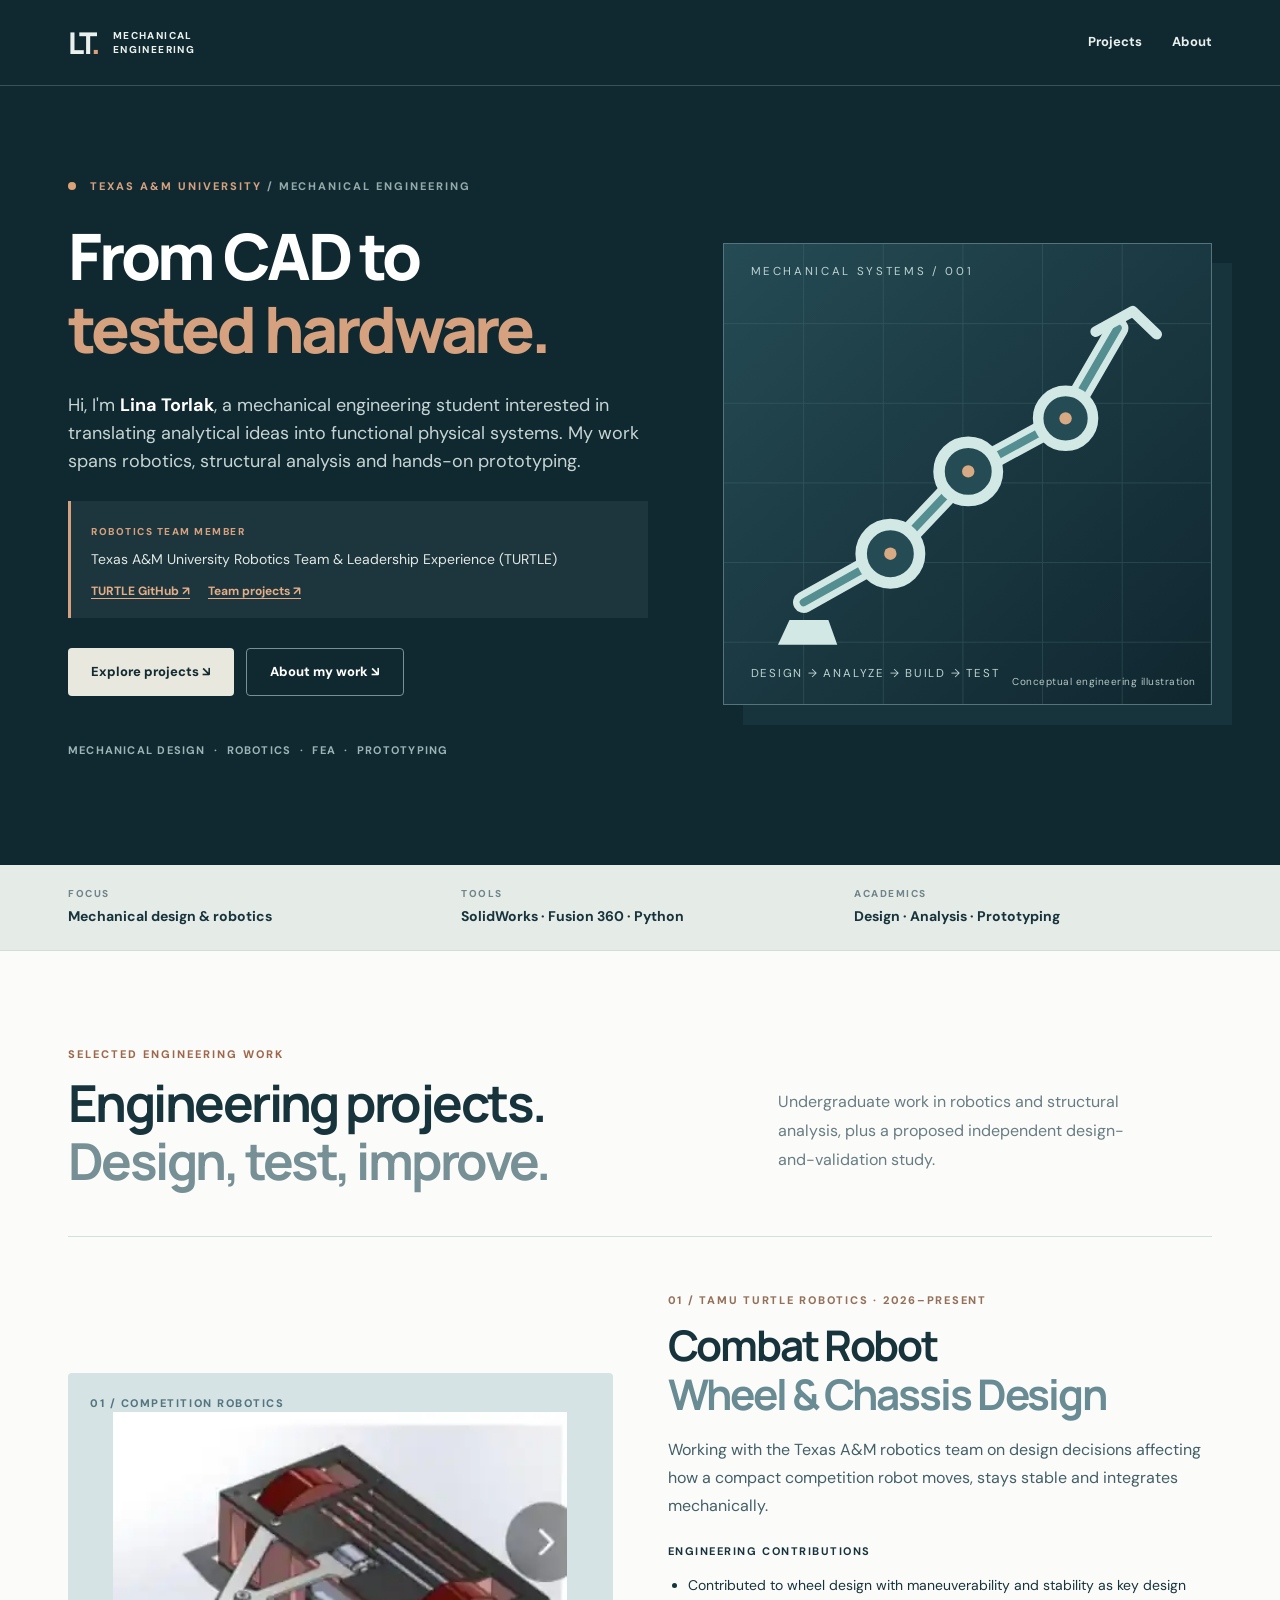
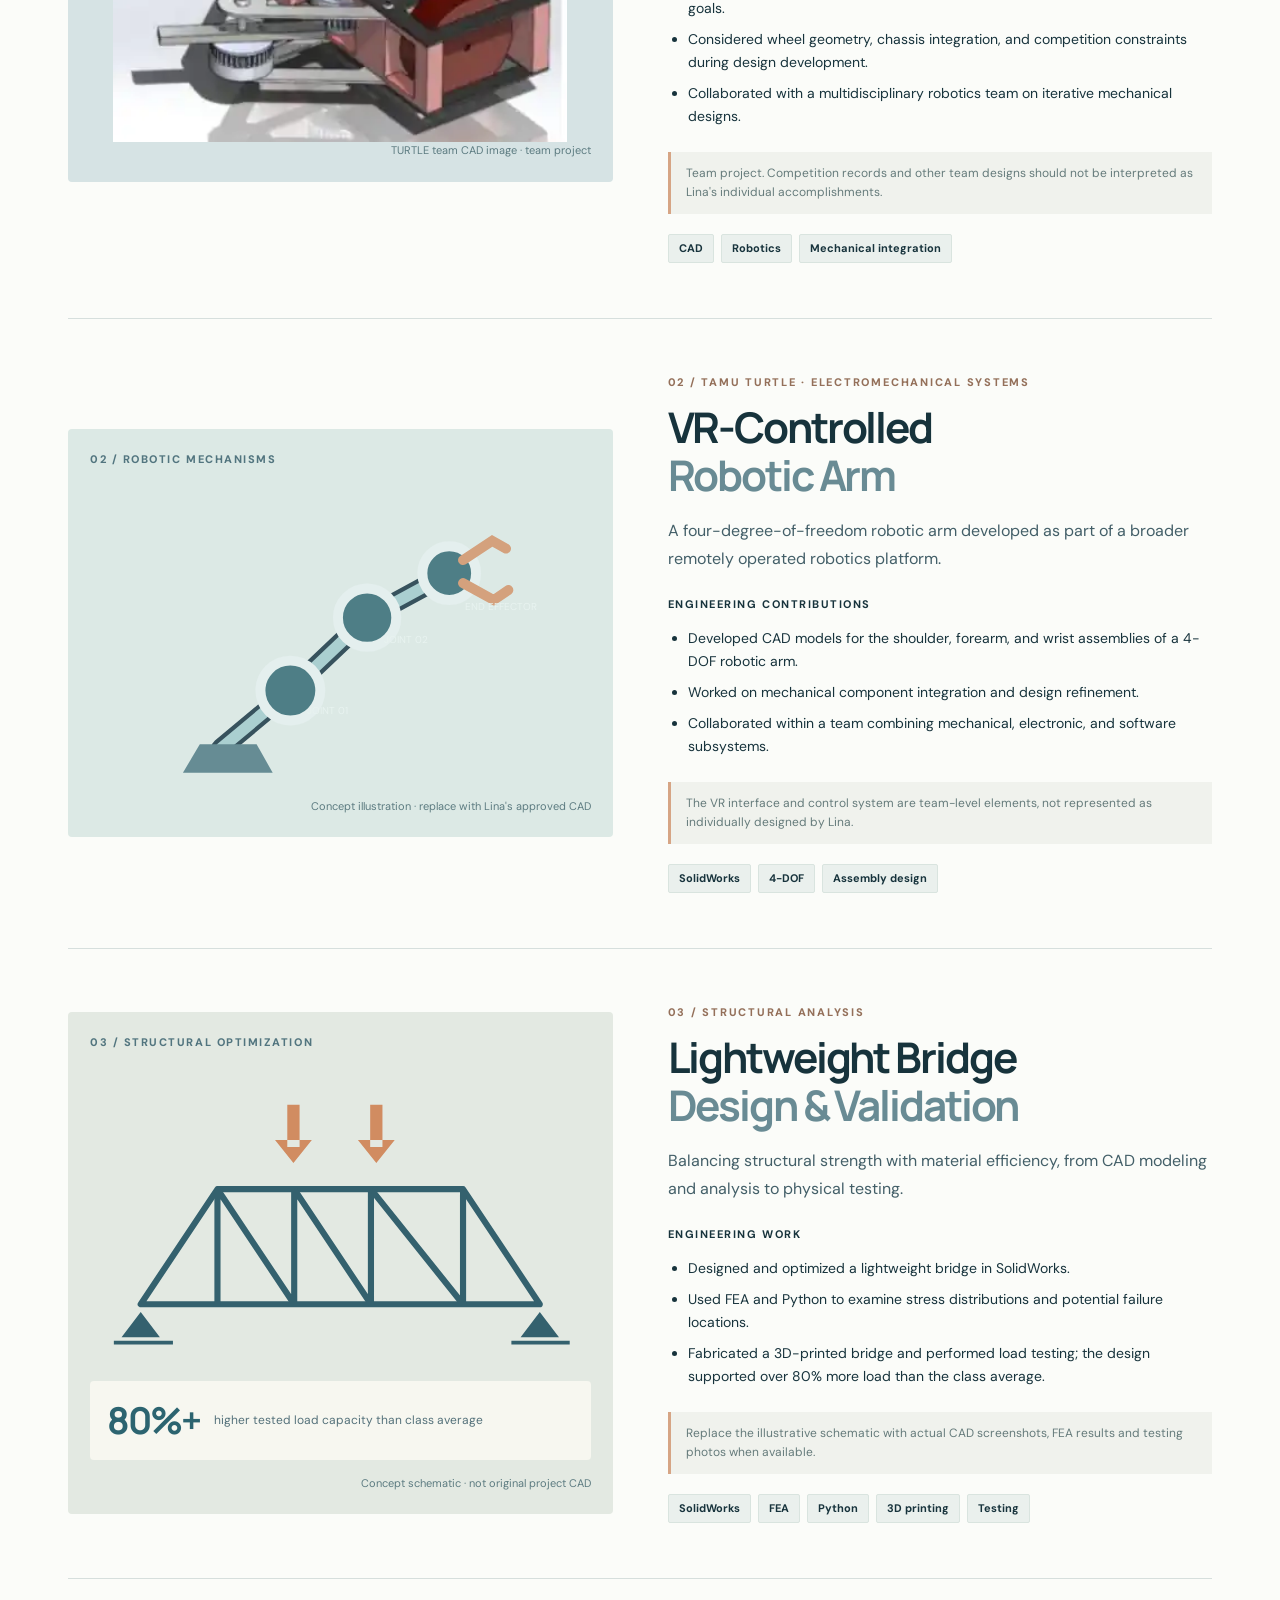
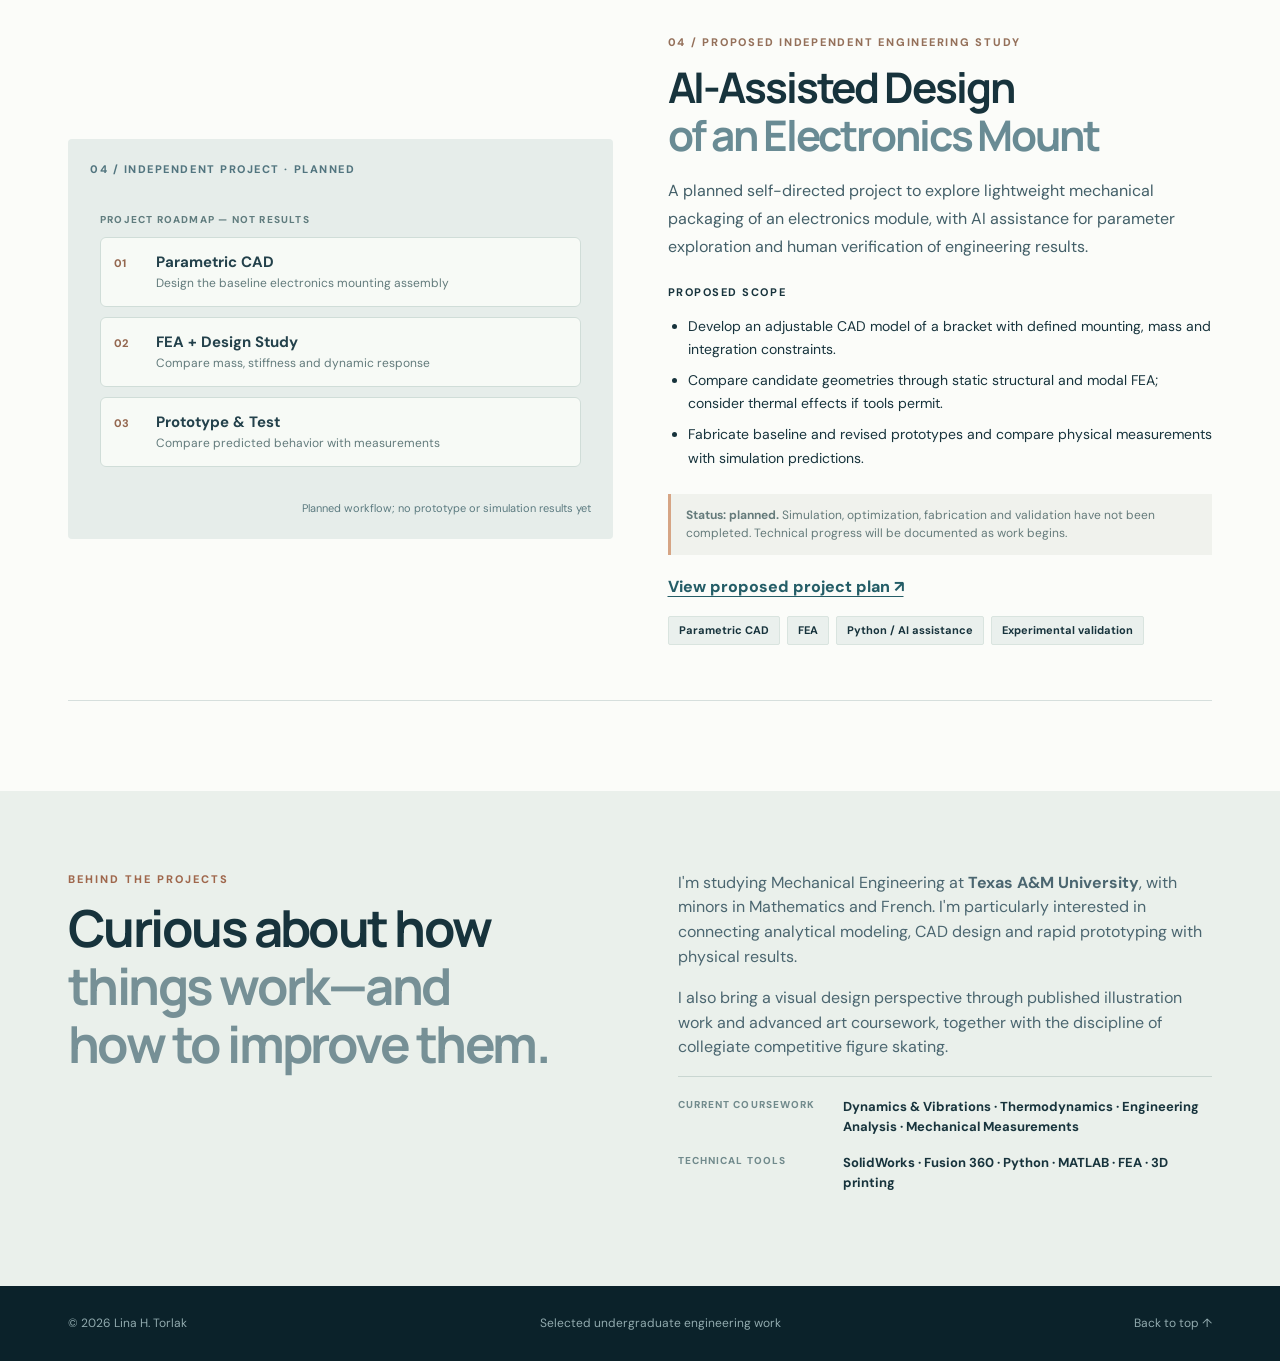
<file: index.html>
<!doctype html>
<html lang="en">
<head>
<meta charset="utf-8"><meta name="viewport" content="width=device-width, initial-scale=1">
<meta name="description" content="Lina Torlak — mechanical engineering student at Texas A&M University. Robotics, CAD, structural analysis and prototype development.">
<meta name="theme-color" content="#10242b">
<title>Lina Torlak | Mechanical Engineering Portfolio</title>
<link rel="stylesheet" href="styles.css">
</head>
<body>
<a class="skip" href="#projects">Skip to projects</a>
<header class="site-header"><div class="wrap nav">
<a class="identity" href="#top"><span class="mark">LT<span>.</span></span><span>MECHANICAL<br>ENGINEERING</span></a>
<nav aria-label="Main navigation"><a href="#projects">Projects</a><a href="#about">About</a></nav>

</div></header>
<main id="top">
<section class="hero"><div class="wrap hero-grid">
<div>
<p class="eyebrow"><span class="signal"></span> TEXAS A&amp;M UNIVERSITY <span class="dim">/ MECHANICAL ENGINEERING</span></p>
<h1>From CAD to<br><em>tested hardware.</em></h1>
<p class="intro">Hi, I'm <strong>Lina Torlak</strong>, a mechanical engineering student interested in translating analytical ideas into functional physical systems. My work spans robotics, structural analysis and hands-on prototyping.</p>
<div class="affiliation"><span class="affiliation-label">ROBOTICS TEAM MEMBER</span><p>Texas A&amp;M University Robotics Team &amp; Leadership Experience (TURTLE)</p><div class="org-links"><a href="https://github.com/turtle-robotics" target="_blank" rel="noopener noreferrer">TURTLE GitHub ↗</a><a href="https://www.turtlerobotics.org/projects" target="_blank" rel="noopener noreferrer">Team projects ↗</a></div></div>
<div class="actions"><a class="btn primary" href="#projects">Explore projects ↘</a><a class="btn secondary" href="#about">About my work ↘</a></div>
<p class="meta">MECHANICAL DESIGN &nbsp;·&nbsp; ROBOTICS &nbsp;·&nbsp; FEA &nbsp;·&nbsp; PROTOTYPING</p>
</div>
<div class="hero-visual" aria-label="Graphic illustration of engineering structures">
<svg viewBox="0 0 550 520" role="img" aria-label="Geometric illustration of robotic joints and structural elements"><defs><linearGradient id="bg" x1="0" y1="0" x2="1" y2="1"><stop stop-color="#254b54"/><stop offset="1" stop-color="#10262f"/></linearGradient></defs><rect width="550" height="520" fill="url(#bg)"/><g stroke="#51777b" opacity=".36"><path d="M0 90H550M0 180H550M0 270H550M0 360H550M0 450H550M90 0V520M180 0V520M270 0V520M360 0V520M450 0V520"/></g><g stroke="#d1e8e5" stroke-linecap="round" stroke-linejoin="round" fill="none"><path d="M90 405L188 350L276 257L386 197L445 95" stroke-width="24"/><path d="M90 405L188 350L276 257L386 197L445 95" stroke="#548e91" stroke-width="9"/><circle cx="188" cy="350" r="33" fill="#254b54" stroke-width="13"/><circle cx="276" cy="257" r="33" fill="#254b54" stroke-width="13"/><circle cx="386" cy="197" r="31" fill="#254b54" stroke-width="12"/><path d="M420 99L462 76L489 102" stroke-width="12"/><path d="M74 425L118 425L128 453H61Z" fill="#d1e8e5" stroke="none"/></g><g fill="#d7aa83"><circle cx="188" cy="350" r="7"/><circle cx="276" cy="257" r="7"/><circle cx="386" cy="197" r="7"/></g><text x="30" y="35" fill="#bdd3d3" font-size="13" letter-spacing="3">MECHANICAL SYSTEMS / 001</text><text x="30" y="489" fill="#bdd3d3" font-size="13" letter-spacing="2">DESIGN → ANALYZE → BUILD → TEST</text></svg>
<span class="visual-note">Conceptual engineering illustration</span>
</div>
</div></section>
<div class="strip"><div class="wrap stats"><div><small>FOCUS</small><strong>Mechanical design &amp; robotics</strong></div><div><small>TOOLS</small><strong>SolidWorks · Fusion 360 · Python</strong></div><div><small>ACADEMICS</small><strong>Design · Analysis · Prototyping</strong></div></div></div>

<section class="work wrap" id="projects">
<div class="section-head"><div><p class="eyebrow dark">SELECTED ENGINEERING WORK</p><h2>Engineering projects.<br><span>Design, test, improve.</span></h2></div><p>Undergraduate work in robotics and structural analysis, plus a proposed independent design-and-validation study.</p></div>

<article class="project"><div class="visual robot">
<div class="visual-number">01 / COMPETITION ROBOTICS</div>
<img src="assets/combat-robot-cad.webp" alt="CAD rendering from the Texas A&M TURTLE combat robotics portfolio showing a combat robot's chassis and mechanical assemblies" width="406" height="295" loading="lazy" decoding="async" style="display:block;width:100%;height:auto;max-height:330px;object-fit:contain;margin:auto;border-radius:5px">
<p class="visual-label">TURTLE team CAD image · team project</p></div>
<div class="project-copy"><p class="project-kicker">01 / TAMU TURTLE ROBOTICS · 2026–PRESENT</p><h3>Combat Robot<br><span>Wheel &amp; Chassis Design</span></h3><p class="lead">Working with the Texas A&amp;M robotics team on design decisions affecting how a compact competition robot moves, stays stable and integrates mechanically.</p><h4>Engineering contributions</h4><ul><li>Contributed to wheel design with maneuverability and stability as key design goals.</li><li>Considered wheel geometry, chassis integration, and competition constraints during design development.</li><li>Collaborated with a multidisciplinary robotics team on iterative mechanical designs.</li></ul><p class="note">Team project. Competition records and other team designs should not be interpreted as Lina's individual accomplishments.</p><div class="tags"><span>CAD</span><span>Robotics</span><span>Mechanical integration</span></div></div></article>

<article class="project"><div class="visual arm"><div class="visual-number">02 / ROBOTIC MECHANISMS</div><svg viewBox="0 0 620 430" role="img" aria-label="Conceptual engineering schematic of an articulated four degree of freedom robot arm"><g fill="none" stroke="#37525d" stroke-width="26" stroke-linecap="round"><path d="M155 365L245 290L345 195L452 137"/></g><g fill="none" stroke="#aacfd0" stroke-width="15" stroke-linecap="round"><path d="M155 365L245 290L345 195L452 137"/></g><g fill="#4e7e86" stroke="#e4efee" stroke-width="13"><circle cx="245" cy="290" r="39"/><circle cx="345" cy="195" r="38"/><circle cx="452" cy="137" r="35"/></g><g stroke="#d4a17d" stroke-width="13" stroke-linecap="round" fill="none"><path d="M470 120L508 95L526 105M470 150L510 172L529 159"/></g><path d="M105 397H222L201 360H127Z" fill="#668c94"/><g fill="#e8f3f0" font-size="13"><text x="267" y="320">JOINT 01</text><text x="367" y="228">JOINT 02</text><text x="472" y="185">END EFFECTOR</text></g></svg><p class="visual-label">Concept illustration · replace with Lina's approved CAD</p></div><div class="project-copy"><p class="project-kicker">02 / TAMU TURTLE · ELECTROMECHANICAL SYSTEMS</p><h3>VR-Controlled<br><span>Robotic Arm</span></h3><p class="lead">A four-degree-of-freedom robotic arm developed as part of a broader remotely operated robotics platform.</p><h4>Engineering contributions</h4><ul><li>Developed CAD models for the shoulder, forearm, and wrist assemblies of a 4-DOF robotic arm.</li><li>Worked on mechanical component integration and design refinement.</li><li>Collaborated within a team combining mechanical, electronic, and software subsystems.</li></ul><p class="note">The VR interface and control system are team-level elements, not represented as individually designed by Lina.</p><div class="tags"><span>SolidWorks</span><span>4-DOF</span><span>Assembly design</span></div></div></article>

<article class="project"><div class="visual bridge"><div class="visual-number">03 / STRUCTURAL OPTIMIZATION</div><svg viewBox="0 0 620 430" role="img" aria-label="Concept truss bridge diagram with load arrows and supports"><g stroke="#34616e" stroke-width="8" fill="none" stroke-linejoin="round"><path d="M50 330H570L470 180H150Z"/><path d="M150 180V330M250 180V330M350 180V330M470 180V330M150 180L250 330M250 180L350 330M350 180L470 330"/></g><g fill="#d18c61"><path d="M241 70H257V125H241Z M225 116L249 146L273 116Z M349 70H365V125H349Z M333 116L357 146L381 116Z"/></g><g fill="#34616e"><path d="M50 340L25 373H75Z M570 340L545 373H595Z"/></g><path d="M15 380H92M533 380H609" stroke="#34616e" stroke-width="5"/></svg><div class="performance"><strong>80%+</strong><span>higher tested load capacity than class average</span></div><p class="visual-label">Concept schematic · not original project CAD</p></div><div class="project-copy"><p class="project-kicker">03 / STRUCTURAL ANALYSIS</p><h3>Lightweight Bridge<br><span>Design &amp; Validation</span></h3><p class="lead">Balancing structural strength with material efficiency, from CAD modeling and analysis to physical testing.</p><h4>Engineering work</h4><ul><li>Designed and optimized a lightweight bridge in SolidWorks.</li><li>Used FEA and Python to examine stress distributions and potential failure locations.</li><li>Fabricated a 3D-printed bridge and performed load testing; the design supported over 80% more load than the class average.</li></ul><p class="note">Replace the illustrative schematic with actual CAD screenshots, FEA results and testing photos when available.</p><div class="tags"><span>SolidWorks</span><span>FEA</span><span>Python</span><span>3D printing</span><span>Testing</span></div></div></article>
<article class="project project-planned" id="ai-electronics-mount">
  <div class="visual planned-visual">
    <div class="visual-number">04 / INDEPENDENT PROJECT · PLANNED</div>
    <div class="planned-viz" aria-label="Planned design and validation process">
      <span class="planned-viz-label">PROJECT ROADMAP — NOT RESULTS</span>
      <div class="planned-step"><span>01</span><strong>Parametric CAD</strong><small>Design the baseline electronics mounting assembly</small></div>
      <div class="planned-step"><span>02</span><strong>FEA + Design Study</strong><small>Compare mass, stiffness and dynamic response</small></div>
      <div class="planned-step"><span>03</span><strong>Prototype &amp; Test</strong><small>Compare predicted behavior with measurements</small></div>
    </div>
    <p class="visual-label">Planned workflow; no prototype or simulation results yet</p>
  </div>
  <div class="project-copy">
    <p class="project-kicker">04 / PROPOSED INDEPENDENT ENGINEERING STUDY</p>
    <h3>AI-Assisted Design<br><span>of an Electronics Mount</span></h3>
    <p class="lead">A planned self-directed project to explore lightweight mechanical packaging of an electronics module, with AI assistance for parameter exploration and human verification of engineering results.</p>
    <h4>Proposed scope</h4>
    <ul>
      <li>Develop an adjustable CAD model of a bracket with defined mounting, mass and integration constraints.</li>
      <li>Compare candidate geometries through static structural and modal FEA; consider thermal effects if tools permit.</li>
      <li>Fabricate baseline and revised prototypes and compare physical measurements with simulation predictions.</li>
    </ul>
    <p class="note"><strong>Status: planned.</strong> Simulation, optimization, fabrication and validation have not been completed. Technical progress will be documented as work begins.</p>
    <p><a class="project-roadmap-link" href="projects/ai-electronics-mount.html">View proposed project plan ↗</a></p>
    <div class="tags"><span>Parametric CAD</span><span>FEA</span><span>Python / AI assistance</span><span>Experimental validation</span></div>
  </div>
</article>

</section>
<section id="about" class="about"><div class="wrap about-grid"><div><p class="eyebrow dark">BEHIND THE PROJECTS</p><h2>Curious about how<br><span>things work—and<br>how to improve them.</span></h2></div><div><p>I'm studying Mechanical Engineering at <strong>Texas A&amp;M University</strong>, with minors in Mathematics and French. I'm particularly interested in connecting analytical modeling, CAD design and rapid prototyping with physical results.</p><p>I also bring a visual design perspective through published illustration work and advanced art coursework, together with the discipline of collegiate competitive figure skating.</p><dl><dt>Current coursework</dt><dd>Dynamics &amp; Vibrations · Thermodynamics · Engineering Analysis · Mechanical Measurements</dd><dt>Technical tools</dt><dd>SolidWorks · Fusion 360 · Python · MATLAB · FEA · 3D printing</dd></dl></div></div></section>

</main><footer><div class="wrap foot"><span>© 2026 Lina H. Torlak</span><span>Selected undergraduate engineering work</span><a href="#top">Back to top ↑</a></div></footer>
</body></html>
</file>
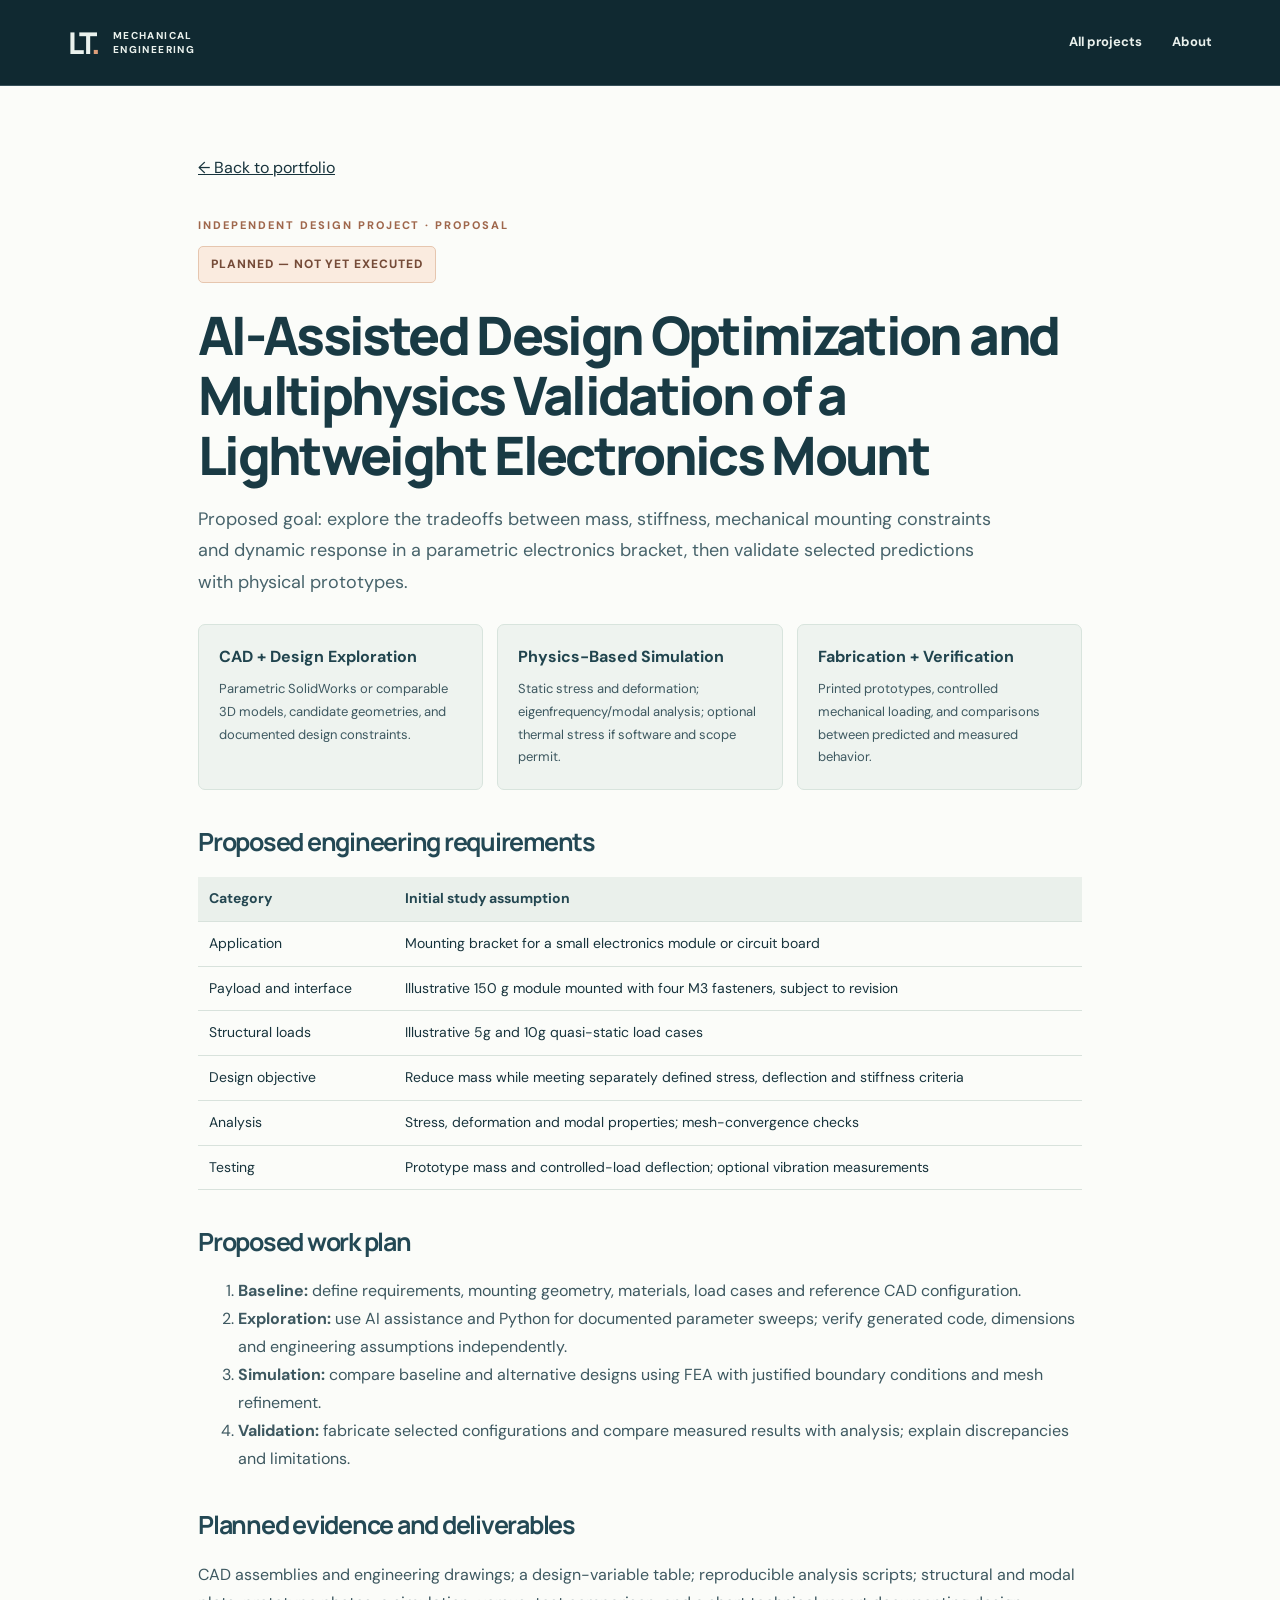
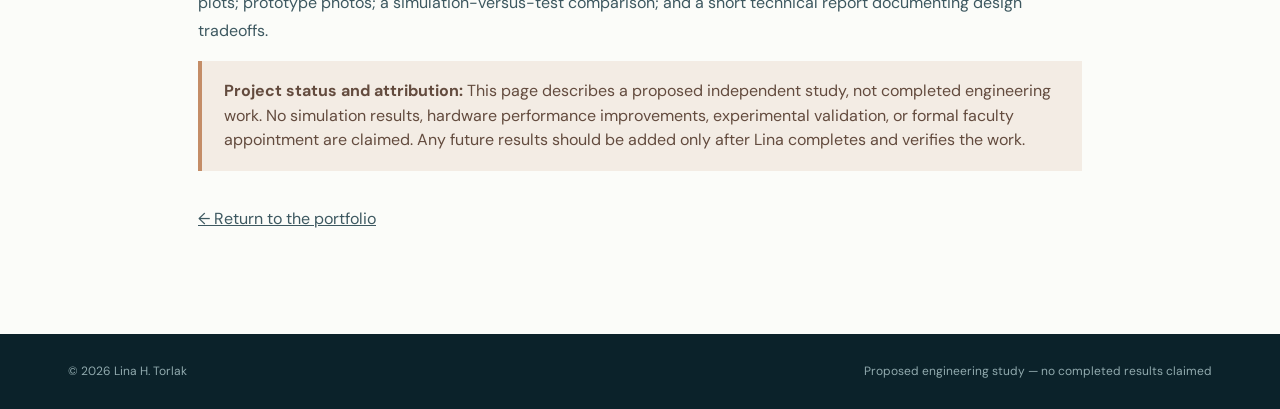
<file: projects/ai-electronics-mount.html>
<!doctype html>
<html lang="en"><head>
<meta charset="utf-8"><meta name="viewport" content="width=device-width,initial-scale=1">
<meta name="robots" content="index,follow">
<meta name="description" content="Planned independent mechanical engineering project: AI-assisted parametric CAD, FEA and prototype validation for a lightweight electronics mounting bracket.">
<title>AI-Assisted Electronics Mount — Proposed Project | Lina Torlak</title>
<link rel="stylesheet" href="../styles.css">
<style>
.plan-wrap{max-width:940px;margin:auto;padding:70px 28px 85px}
.plan-wrap h1{font-size:clamp(32px,4.2vw,53px);color:#193a44;margin:22px 0 18px}
.plan-wrap h2{font-size:25px;color:#234854;margin-top:38px}
.plan-wrap p,.plan-wrap li{color:#3d5860;line-height:1.75}
.plan-meta{display:inline-block;padding:8px 12px;background:#faebdf;color:#754b38;border:1px solid #e6c6af;font-size:12px;font-weight:800;letter-spacing:.08em;border-radius:5px}
.plan-grid{display:grid;grid-template-columns:repeat(3,1fr);gap:14px;margin:26px 0}
.plan-card{background:#eef3ef;border:1px solid #d8e4dd;border-radius:7px;padding:20px}
.plan-card strong{display:block;font-size:16px;color:#20444e}
.plan-card p{font-size:13px;margin:8px 0 0}
.plan-table{border-collapse:collapse;width:100%;font-size:14px}
.plan-table td,.plan-table th{text-align:left;padding:11px;border-bottom:1px solid #d8e2dc;vertical-align:top}
.plan-table th{background:#eaf0eb;color:#244751}
.plan-note{background:#f3ece4;border-left:4px solid #c48d67;padding:18px 22px;color:#634b3e}
@media(max-width:650px){.plan-grid{grid-template-columns:1fr}.plan-wrap{padding:50px 20px}}
</style>
</head><body><header class="site-header"><div class="wrap nav"><a class="identity" href="../index.html"><span class="mark">LT<span>.</span></span><span>MECHANICAL<br>ENGINEERING</span></a><nav aria-label="Main navigation"><a href="../index.html#projects">All projects</a><a href="../index.html#about">About</a></nav></div></header>
<main class="plan-wrap">
<a href="../index.html#ai-electronics-mount">← Back to portfolio</a>
<p class="eyebrow dark" style="margin-top:35px">INDEPENDENT DESIGN PROJECT · PROPOSAL</p>
<span class="plan-meta">PLANNED — NOT YET EXECUTED</span>
<h1>AI-Assisted Design Optimization and Multiphysics Validation of a Lightweight Electronics Mount</h1>
<p class="intro" style="color:#47636b;max-width:800px">Proposed goal: explore the tradeoffs between mass, stiffness, mechanical mounting constraints and dynamic response in a parametric electronics bracket, then validate selected predictions with physical prototypes.</p>
<div class="plan-grid">
 <div class="plan-card"><strong>CAD + Design Exploration</strong><p>Parametric SolidWorks or comparable 3D models, candidate geometries, and documented design constraints.</p></div>
 <div class="plan-card"><strong>Physics-Based Simulation</strong><p>Static stress and deformation; eigenfrequency/modal analysis; optional thermal stress if software and scope permit.</p></div>
 <div class="plan-card"><strong>Fabrication + Verification</strong><p>Printed prototypes, controlled mechanical loading, and comparisons between predicted and measured behavior.</p></div>
</div>
<h2>Proposed engineering requirements</h2>
<table class="plan-table"><thead><tr><th>Category</th><th>Initial study assumption</th></tr></thead><tbody>
<tr><td>Application</td><td>Mounting bracket for a small electronics module or circuit board</td></tr>
<tr><td>Payload and interface</td><td>Illustrative 150 g module mounted with four M3 fasteners, subject to revision</td></tr>
<tr><td>Structural loads</td><td>Illustrative 5g and 10g quasi-static load cases</td></tr>
<tr><td>Design objective</td><td>Reduce mass while meeting separately defined stress, deflection and stiffness criteria</td></tr>
<tr><td>Analysis</td><td>Stress, deformation and modal properties; mesh-convergence checks</td></tr>
<tr><td>Testing</td><td>Prototype mass and controlled-load deflection; optional vibration measurements</td></tr>
</tbody></table>
<h2>Proposed work plan</h2>
<ol><li><strong>Baseline:</strong> define requirements, mounting geometry, materials, load cases and reference CAD configuration.</li>
<li><strong>Exploration:</strong> use AI assistance and Python for documented parameter sweeps; verify generated code, dimensions and engineering assumptions independently.</li>
<li><strong>Simulation:</strong> compare baseline and alternative designs using FEA with justified boundary conditions and mesh refinement.</li>
<li><strong>Validation:</strong> fabricate selected configurations and compare measured results with analysis; explain discrepancies and limitations.</li>
</ol>
<h2>Planned evidence and deliverables</h2>
<p>CAD assemblies and engineering drawings; a design-variable table; reproducible analysis scripts; structural and modal plots; prototype photos; a simulation-versus-test comparison; and a short technical report documenting design tradeoffs.</p>
<div class="plan-note"><strong>Project status and attribution:</strong> This page describes a proposed independent study, not completed engineering work. No simulation results, hardware performance improvements, experimental validation, or formal faculty appointment are claimed. Any future results should be added only after Lina completes and verifies the work.</div>
<p style="margin-top:34px"><a href="../index.html#ai-electronics-mount">← Return to the portfolio</a></p>
</main><footer><div class="wrap foot"><span>© 2026 Lina H. Torlak</span><span>Proposed engineering study — no completed results claimed</span></div></footer></body></html>
</file>
<file: styles.css>
@import url('https://fonts.googleapis.com/css2?family=DM+Sans:wght@400;500;600;700&family=Manrope:wght@400;500;600;700;800&display=swap');
:root{--ink:#17333c;--muted:#57717a;--accent:#cb956e;--cream:#f5f5f0;--line:#d6dfdd;--dark:#102931}
*{box-sizing:border-box}html{scroll-behavior:smooth}body{margin:0;background:#fbfcf9;color:var(--ink);font-family:"DM Sans",Arial,sans-serif;font-size:16px;line-height:1.55}a{color:inherit}h1,h2,h3,p{margin-top:0}.wrap{max-width:1200px;margin:0 auto;padding-left:28px;padding-right:28px}.skip{position:absolute;left:-9999px}.skip:focus{left:16px;top:15px;z-index:99;background:white;padding:8px}.site-header{background:var(--dark);color:#eaf1ed;border-bottom:1px solid #38515a}.nav{display:flex;align-items:center;justify-content:space-between;min-height:85px;gap:22px}.identity{display:flex;gap:14px;align-items:center;text-decoration:none;font-size:10px;letter-spacing:.14em;line-height:1.4;font-weight:800}.mark{font-family:Manrope,sans-serif;font-size:30px;font-weight:800;letter-spacing:-.08em}.mark span{color:#dd9e79}.nav nav{display:flex;gap:30px}.nav nav a,.nav-contact{text-decoration:none;font-size:13px;font-weight:700}.nav nav a:hover,.nav-contact:hover{color:#e4ae83}.nav-contact{border:1px solid #61777c;padding:11px 17px;border-radius:4px}.hero{background:var(--dark);color:white;overflow:hidden}.hero-grid{padding-top:92px;padding-bottom:95px;display:grid;grid-template-columns:1.1fr .9fr;gap:58px;align-items:center}.eyebrow{letter-spacing:.18em;font-size:11px;font-weight:800;color:#d5a17e}.eyebrow.dark{color:#9f674c}.signal{display:inline-block;border-radius:50%;background:#dba276;width:8px;height:8px;margin-right:9px}.dim{color:#93a9aa}h1,h2,h3{font-family:Manrope,Arial,sans-serif;letter-spacing:-.05em;line-height:1.14}h1{font-size:clamp(46px,5vw,72px);font-weight:800;margin:25px 0 26px}h1 em,.contact h2 em{color:#d5a17e;font-style:normal}.intro{color:#c6d5d4;font-size:18px;max-width:575px}.intro strong{color:white}.actions{display:flex;gap:12px;margin:30px 0 46px;flex-wrap:wrap}.btn{display:inline-flex;text-decoration:none;align-items:center;padding:13px 23px;border-radius:4px;font-weight:800;font-size:13px}.primary{background:#e9e8df;color:#132b32}.secondary{border:1px solid #789092;color:white}.btn:hover{transform:translateY(-2px)}.meta{font-size:11px;color:#9cb4b6;letter-spacing:.11em;font-weight:700}.hero-visual{position:relative;background:#1d3c46;border:1px solid #54747b;box-shadow:20px 20px 0 #17343c}.hero-visual svg{display:block;width:100%;height:auto}.visual-note{position:absolute;bottom:15px;right:15px;color:#b5c9c8;font-size:10px;letter-spacing:.05em}.strip{background:#e5ebe7;border-bottom:1px solid #d3dcd8}.stats{display:grid;grid-template-columns:repeat(3,1fr);gap:35px;padding-top:21px;padding-bottom:22px}.stats div{display:grid;gap:5px}.stats small{color:#70858b;letter-spacing:.15em;font-weight:800;font-size:10px}.stats strong{font-size:14px}.work{padding-top:95px;padding-bottom:90px}.section-head{display:grid;grid-template-columns:1.2fr .8fr;gap:60px;align-items:end;margin-bottom:46px}.section-head h2,.about h2{font-size:clamp(32px,4vw,51px);margin:10px 0 0}.section-head h2 span,.about h2 span{color:#769096}.section-head>p{max-width:350px;color:#687d83;line-height:1.8}.project{display:grid;grid-template-columns:1fr 1fr;gap:55px;padding:55px 0;border-top:1px solid var(--line);align-items:center}.project:last-child{border-bottom:1px solid var(--line)}.visual{min-height:400px;border-radius:4px;padding:22px;background:#e3edec;display:flex;flex-direction:column;justify-content:space-between;overflow:hidden}.visual svg{width:100%;max-height:330px}.visual-number{color:#52757f;font-size:11px;letter-spacing:.14em;font-weight:800}.visual-label{font-size:11px;color:#5c7b80;text-align:right;margin:0}.robot{background:#d6e3e4}.arm{background:#dce9e5}.bridge{background:#e3e9e2}.performance{display:flex;align-items:center;gap:13px;background:#f7f7f0;padding:11px 17px;border-radius:4px;margin:0 0 15px}.performance strong{font-size:37px;font-family:Manrope;letter-spacing:-.05em;color:#2c6470}.performance span{font-size:12px;color:#54717a;line-height:1.3}.project-kicker{color:#94705a;font-size:11px;letter-spacing:.16em;font-weight:800}.project h3{font-size:clamp(29px,3.3vw,45px);margin:12px 0 18px}.project h3 span{color:#698b94}.lead{font-size:16px;color:#435f68;line-height:1.75}.project h4{text-transform:uppercase;font-size:11px;letter-spacing:.14em;margin-top:23px;margin-bottom:10px}.project ul{padding-left:20px;margin:0}.project li{padding:4px 0;line-height:1.65;font-size:14px}.note{border-left:3px solid #d6a585;background:#f0f2ed;padding:12px 15px;margin:20px 0;color:#657b7b;font-size:12px}.tags{display:flex;flex-wrap:wrap;gap:7px}.tags span{background:#eaf0ed;border:1px solid #d9e4df;padding:5px 10px;font-size:11px;font-weight:700;border-radius:2px}.about{background:#eaf0eb;padding:80px 0}.about-grid{display:grid;grid-template-columns:1fr 1fr;gap:75px}.about-grid p{color:#4b6670}.about dl{display:grid;grid-template-columns:150px 1fr;gap:15px;border-top:1px solid #c9d6d1;padding-top:20px;font-size:13px}.about dt{color:#718a8c;text-transform:uppercase;font-size:10px;letter-spacing:.11em;font-weight:800}.about dd{margin:0;font-weight:700}.contact{background:var(--dark);color:white;padding:85px 0}.contact-grid{display:grid;grid-template-columns:1.2fr .8fr;gap:50px;align-items:end}.contact h2{font-size:clamp(34px,4vw,57px);margin:10px 0 18px}.contact p:not(.eyebrow){color:#b0c3c3;max-width:450px}.links{display:grid;gap:0}.links a{font-size:19px;font-weight:800;text-decoration:none;border-bottom:1px solid #4c676e;padding:20px 0}.links a:hover{color:#d5a17e}footer{background:#0b222a;color:#91aaae;font-size:12px}.foot{min-height:75px;display:flex;gap:20px;justify-content:space-between;align-items:center}.foot a{text-decoration:none}
@media(max-width:820px){.nav nav{gap:15px}.nav-contact{display:none}.hero-grid{grid-template-columns:1fr;padding-top:55px;padding-bottom:55px;gap:40px}.hero-visual{max-width:550px}.stats{gap:15px}.section-head,.project,.about-grid,.contact-grid{grid-template-columns:1fr;gap:25px}.work{padding-top:65px;padding-bottom:65px}.project{padding:40px 0}.visual{min-height:330px}.section-head{margin-bottom:22px}.about{padding:60px 0}.contact{padding:60px 0}}
@media(max-width:530px){.wrap{padding-left:20px;padding-right:20px}.nav{min-height:72px}.nav nav{gap:12px}.nav nav a{font-size:12px}.identity{gap:8px;font-size:8px}.mark{font-size:25px}h1{font-size:44px}.intro{font-size:16px}.meta{font-size:10px}.stats{grid-template-columns:1fr}.stats div{padding:5px 0}.visual{min-height:260px}.project h3{font-size:30px}.about dl{grid-template-columns:1fr;gap:5px}.about dd{margin-bottom:12px}.foot{flex-direction:column;align-items:start;justify-content:center;padding-top:16px;padding-bottom:16px;gap:5px}}
@media(prefers-reduced-motion:reduce){html{scroll-behavior:auto}.btn:hover{transform:none}}

/* Public student team affiliation */
.affiliation{max-width:580px;margin:25px 0 10px;padding:17px 20px;border-left:3px solid #d5a17e;background:rgba(255,255,255,.055)}.affiliation-label{font-size:10px;letter-spacing:.15em;font-weight:800;color:#d5a17e}.affiliation p{font-size:14px;color:#e0e9e5;margin:7px 0 11px}.org-links{display:flex;flex-wrap:wrap;gap:18px}.org-links a{color:#e5ad87;text-decoration:underline;text-underline-offset:3px;font-size:12px;font-weight:700}.org-links a:hover{color:white}

/* Clearly differentiated planned independent study */
.planned-visual{background:#e6edea}
.planned-viz{display:grid;gap:10px;padding:16px 10px}
.planned-viz-label{font-size:10px;letter-spacing:.12em;font-weight:800;color:#607c7e}
.planned-step{display:grid;grid-template-columns:32px 1fr;column-gap:10px;align-items:baseline;background:#f7faf6;border:1px solid #d0ddd8;border-radius:6px;padding:13px}
.planned-step span{font-size:11px;color:#94674f;font-weight:800;grid-row:span 2}
.planned-step strong{font-size:15px;color:#23414b}
.planned-step small{font-size:12px;color:#637b7c}
.project-roadmap-link{display:inline-block;color:#245d67;font-weight:800;text-underline-offset:4px}
</file>
